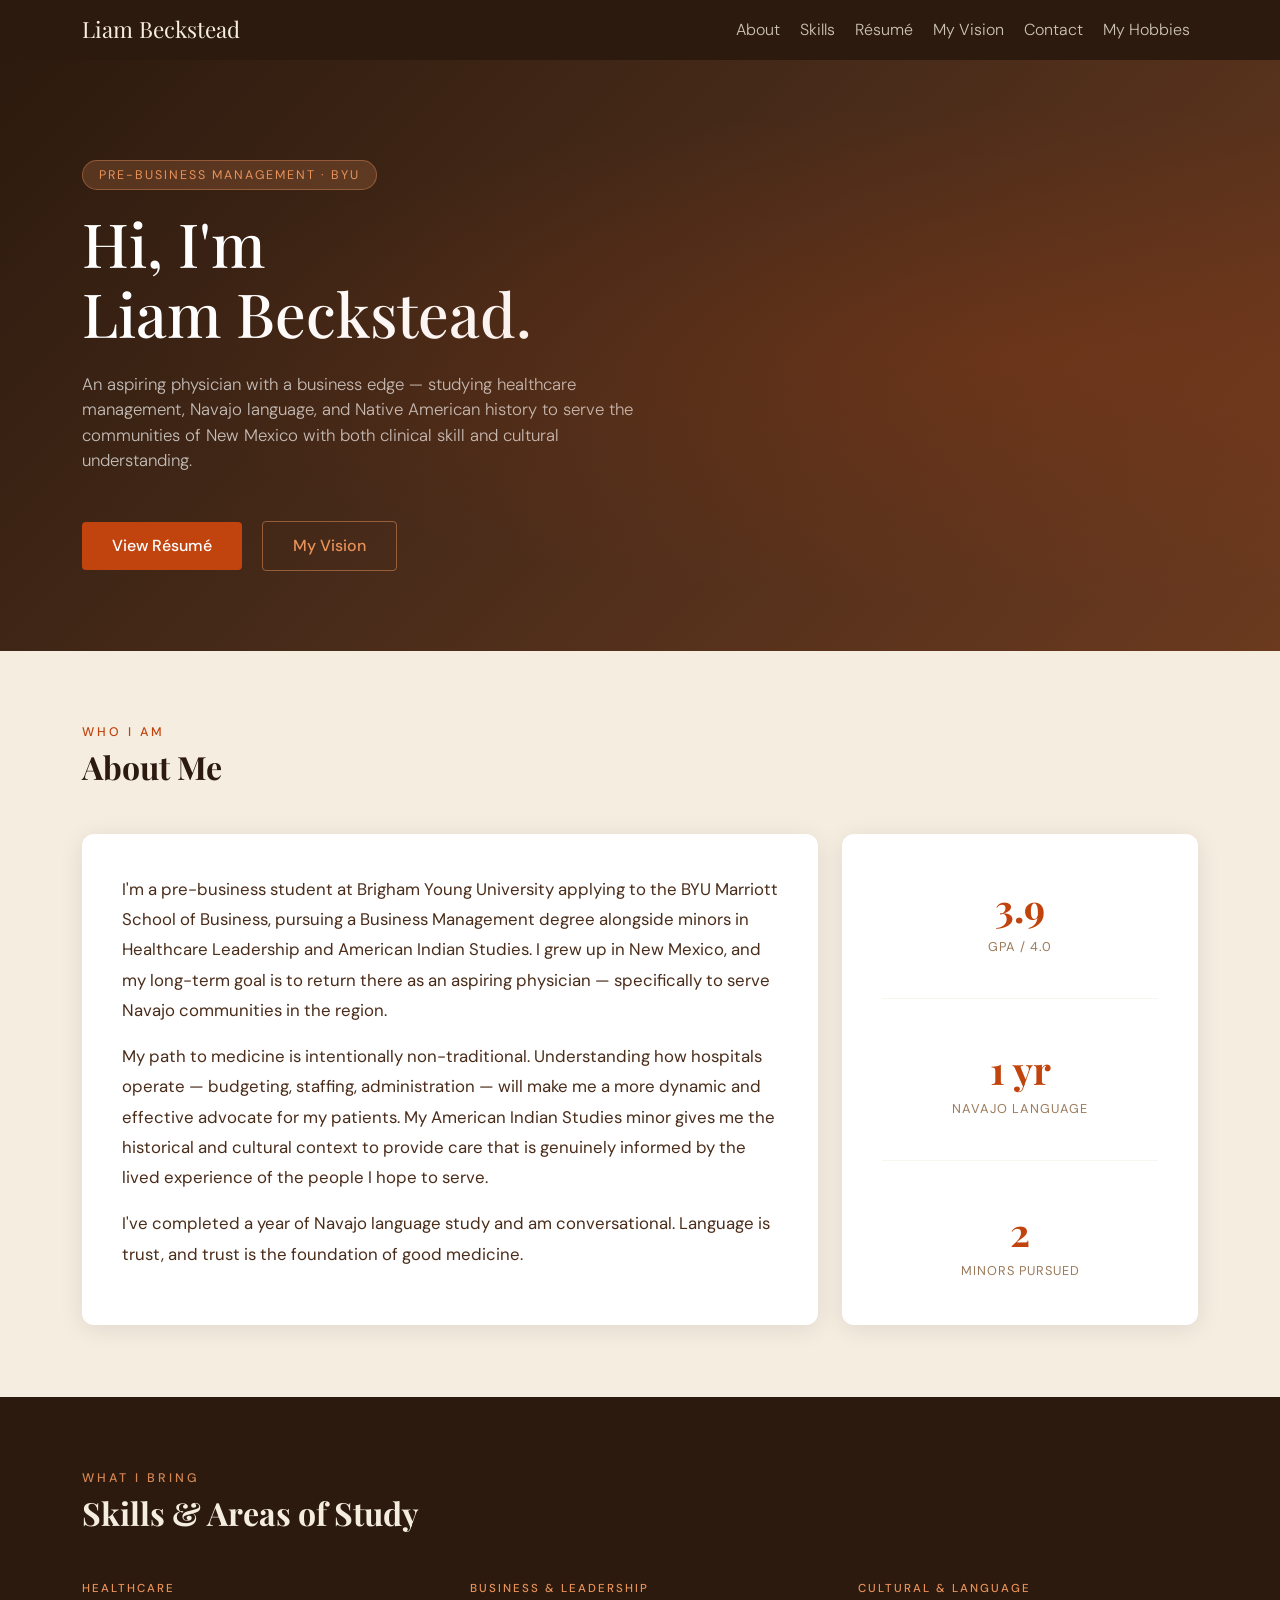
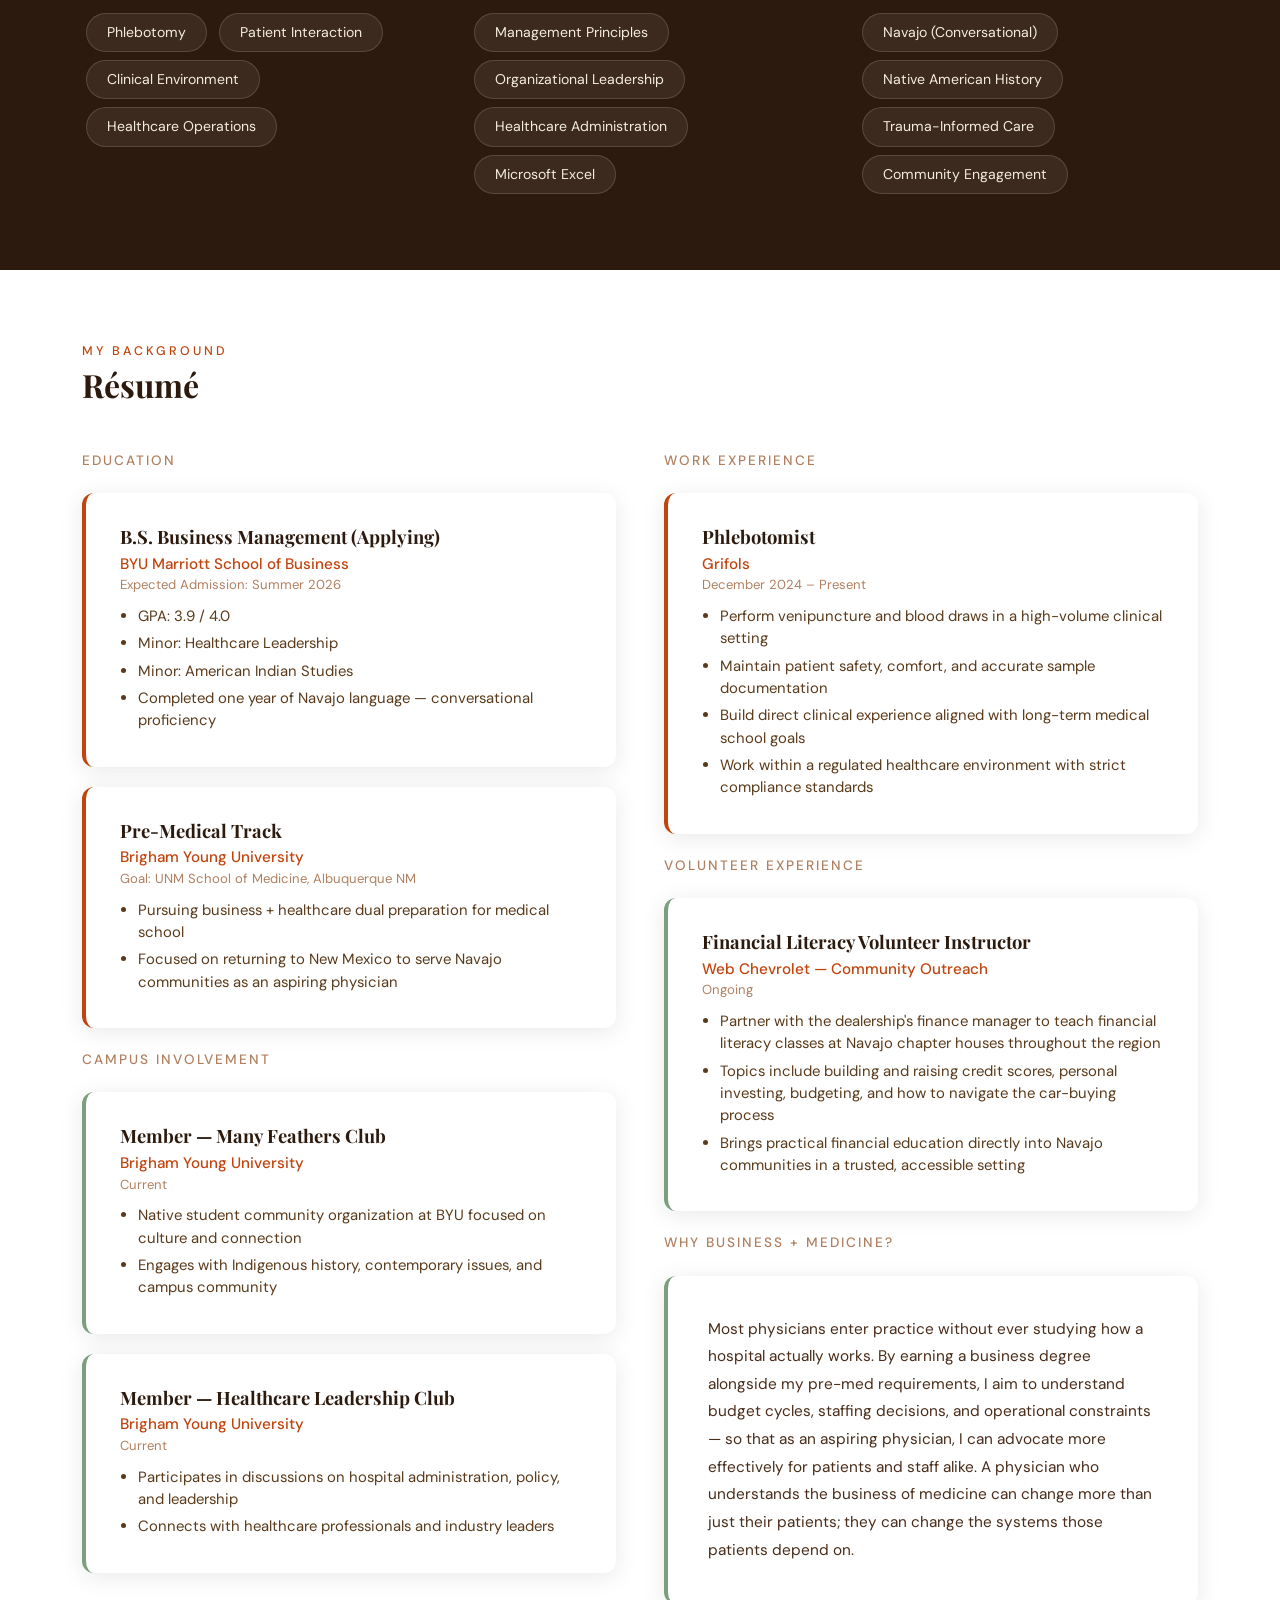
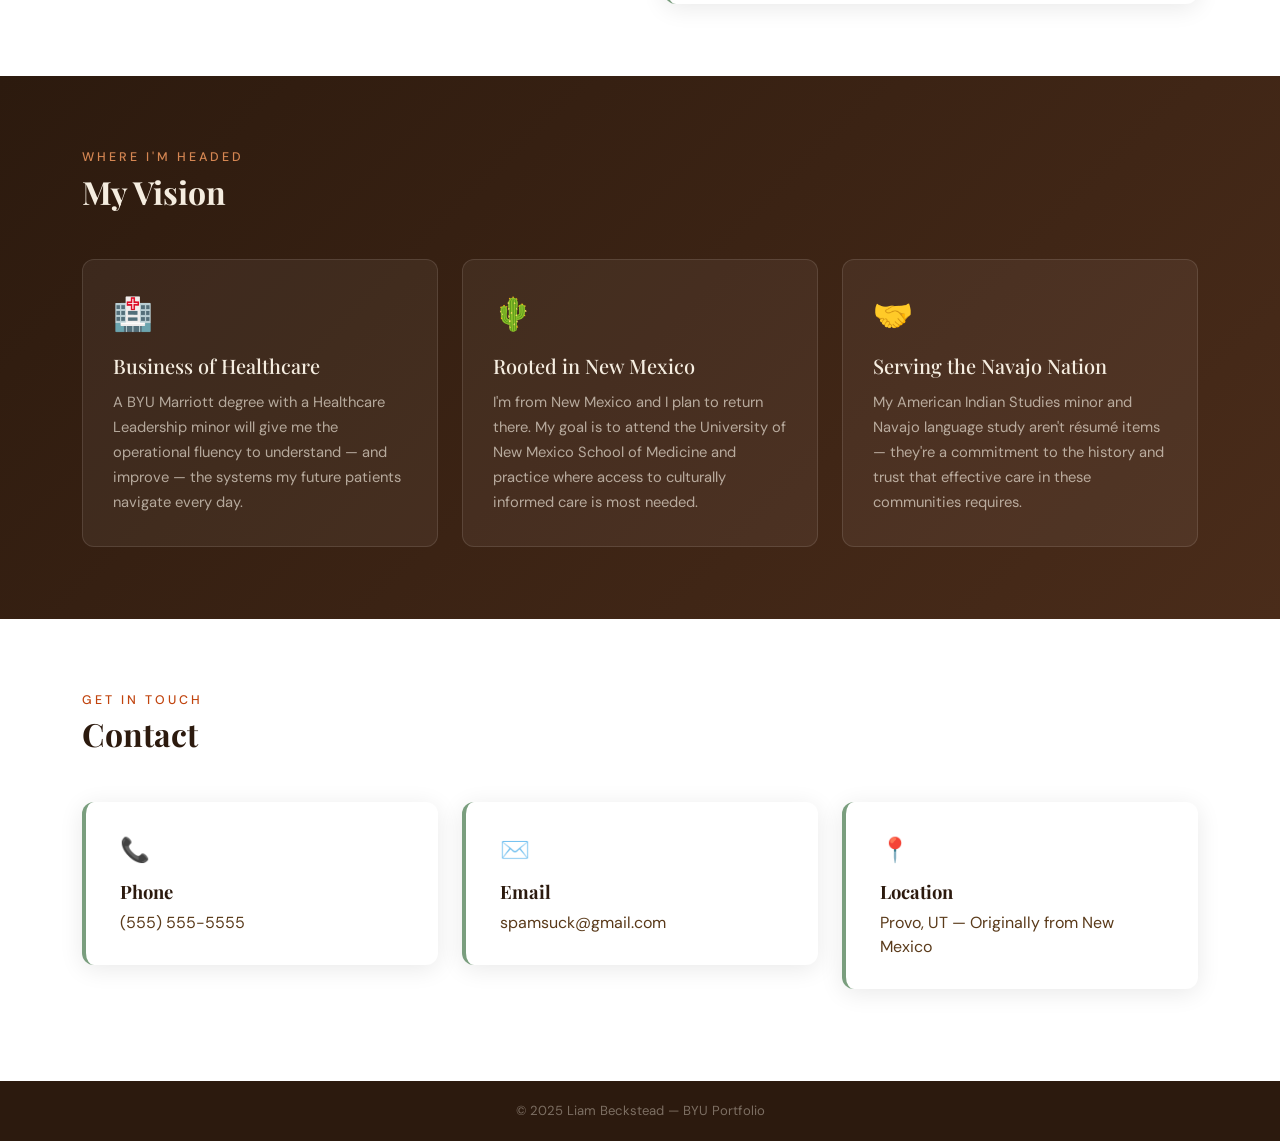
<file: index.html>
<!DOCTYPE html>
<html lang="en">
<head>
  <meta charset="UTF-8" />
  <meta name="viewport" content="width=device-width, initial-scale=1.0"/>
  <title>Liam Beckstead | Portfolio</title>
  <link href="https://cdn.jsdelivr.net/npm/bootstrap@5.3.2/dist/css/bootstrap.min.css" rel="stylesheet"/>
  <link href="https://cdn.jsdelivr.net/npm/bootstrap-icons@1.11.3/font/bootstrap-icons.min.css" rel="stylesheet"/>
  <link href="https://fonts.googleapis.com/css2?family=Playfair+Display:ital,wght@0,400;0,700;1,400&family=DM+Sans:wght@300;400;500&display=swap" rel="stylesheet"/>
  <style>
    :root {
      --primary: #2c1a0e;
      --accent: #c1440e;
      --warm: #e8925a;
      --sand: #f5ede0;
      --clay: #a0522d;
      --sage: #7a9e7e;
      --card-shadow: 0 4px 24px rgba(0,0,0,0.09);
    }
    body { font-family: 'DM Sans', sans-serif; background: var(--sand); color: #2c1a0e; }
    h1, h2, h3, h4 { font-family: 'Playfair Display', serif; }

    .navbar { background: var(--primary) !important; }
    .navbar-brand { font-family: 'Playfair Display', serif; font-size: 1.4rem; color: #f5ede0 !important; }
    .nav-link { color: rgba(245,237,224,0.8) !important; font-weight: 300; }
    .nav-link:hover { color: var(--warm) !important; }

    .hero {
      background: linear-gradient(135deg, #2c1a0e 0%, #4a2c1a 50%, #6b3a1f 100%);
      color: #fff;
      padding: 100px 0 80px;
      position: relative;
      overflow: hidden;
    }
    .hero::before {
      content: '';
      position: absolute; inset: 0;
      background-image: radial-gradient(ellipse at 80% 50%, rgba(193,68,14,0.18) 0%, transparent 60%);
      pointer-events: none;
    }
    .hero-tag {
      display: inline-block;
      background: rgba(232,146,90,0.2);
      border: 1px solid rgba(232,146,90,0.4);
      color: var(--warm);
      padding: 5px 16px;
      border-radius: 100px;
      font-size: 0.78rem;
      letter-spacing: 2px;
      text-transform: uppercase;
      margin-bottom: 18px;
    }
    .hero h1 { font-size: clamp(2.2rem, 5vw, 3.8rem); line-height: 1.15; color: #fff; }
    .hero-desc { color: rgba(255,255,255,0.7); max-width: 560px; font-size: 1.05rem; font-weight: 300; }
    .btn-accent { background: var(--accent); border: none; color: #fff; padding: 12px 30px; border-radius: 4px; font-weight: 500; transition: opacity .2s; }
    .btn-accent:hover { opacity: 0.88; color: #fff; }
    .btn-outline-warm { border: 1px solid rgba(232,146,90,0.5); color: var(--warm); background: transparent; padding: 12px 30px; border-radius: 4px; font-weight: 500; transition: background .2s; }
    .btn-outline-warm:hover { background: rgba(232,146,90,0.12); color: var(--warm); }

    section { padding: 72px 0; }
    .section-label { color: var(--accent); font-size: 0.78rem; letter-spacing: 3px; text-transform: uppercase; font-weight: 500; margin-bottom: 6px; }
    .section-title { font-size: 2rem; font-weight: 700; margin-bottom: 48px; color: var(--primary); }

    .about-card { background: #fff; border-radius: 12px; padding: 40px; box-shadow: var(--card-shadow); }
    .stat-box { text-align: center; }
    .stat-num { font-family: 'Playfair Display', serif; font-size: 2.4rem; color: var(--accent); font-weight: 700; }
    .stat-label { font-size: 0.8rem; color: #9a7a5a; text-transform: uppercase; letter-spacing: 1px; }

    .skills-section { background: var(--primary); }
    .skills-section .section-title { color: #f5ede0; }
    .skill-pill { background: rgba(245,237,224,0.08); border: 1px solid rgba(245,237,224,0.15); color: #f5ede0; border-radius: 100px; padding: 8px 20px; font-size: 0.88rem; display: inline-block; margin: 4px; }
    .skill-category { color: var(--warm); font-size: 0.72rem; letter-spacing: 2px; text-transform: uppercase; margin-bottom: 12px; font-weight: 500; }

    .resume-card { background: #fff; border-radius: 12px; padding: 30px 34px; box-shadow: var(--card-shadow); margin-bottom: 20px; border-left: 4px solid var(--accent); }
    .resume-card.sage-border { border-left-color: var(--sage); }
    .resume-role { font-family: 'Playfair Display', serif; font-size: 1.15rem; font-weight: 700; color: var(--primary); margin-bottom: 2px; }
    .resume-org { color: var(--accent); font-weight: 500; font-size: 0.95rem; }
    .resume-date { color: #b08060; font-size: 0.82rem; margin-bottom: 10px; }
    .resume-list { margin: 10px 0 0; padding-left: 18px; }
    .resume-list li { margin-bottom: 5px; color: #5a3a1a; font-size: 0.93rem; }

    .vision-section { background: linear-gradient(135deg, #2c1a0e, #4a2c1a); }
    .vision-card { background: rgba(245,237,224,0.06); border: 1px solid rgba(245,237,224,0.12); border-radius: 12px; padding: 30px; height: 100%; }
    .vision-card h5 { color: #f5ede0; font-family: 'Playfair Display', serif; margin-bottom: 12px; }
    .vision-card p { color: rgba(245,237,224,0.65); font-size: 0.92rem; line-height: 1.7; margin: 0; }

    footer { background: var(--primary); color: rgba(245,237,224,0.4); padding: 20px 0; font-size: 0.82rem; text-align: center; }
  </style>
</head>
<body>

<nav class="navbar navbar-expand-lg sticky-top">
  <div class="container">
    <a class="navbar-brand" href="index.html">Liam Beckstead</a>
    <button class="navbar-toggler" type="button" data-bs-toggle="collapse" data-bs-target="#nav">
      <span class="navbar-toggler-icon" style="filter:invert(1)"></span>
    </button>
    <div class="collapse navbar-collapse" id="nav">
      <ul class="navbar-nav ms-auto gap-1">
        <li class="nav-item"><a class="nav-link" href="#about">About</a></li>
        <li class="nav-item"><a class="nav-link" href="#skills">Skills</a></li>
        <li class="nav-item"><a class="nav-link" href="#resume">Résumé</a></li>
        <li class="nav-item"><a class="nav-link" href="#vision">My Vision</a></li>
        <li class="nav-item"><a class="nav-link" href="#contact">Contact</a></li>
        <li class="nav-item"><a class="nav-link" href="scratch.html">My Hobbies</a></li>
      </ul>
    </div>
  </div>
</nav>

<!-- HERO -->
<section class="hero">
  <div class="container">
    <div class="row align-items-center">
      <div class="col-lg-8">
        <div class="hero-tag">Pre-Business Management · BYU</div>
        <h1 class="mb-4">Hi, I'm<br>Liam Beckstead.</h1>
        <p class="hero-desc mb-5">
          An aspiring physician with a business edge — studying healthcare management, Navajo language, and Native American history to serve the communities of New Mexico with both clinical skill and cultural understanding.
        </p>
        <a href="#resume" class="btn btn-accent me-3">View Résumé</a>
        <a href="#vision" class="btn btn-outline-warm">My Vision</a>
      </div>
    </div>
  </div>
</section>

<!-- ABOUT -->
<section id="about">
  <div class="container">
    <p class="section-label">Who I Am</p>
    <h2 class="section-title">About Me</h2>
    <div class="row g-4">
      <div class="col-lg-8">
        <div class="about-card">
          <p style="font-size:1.05rem;line-height:1.8;color:#4a2c1a;">
            I'm a pre-business student at Brigham Young University applying to the BYU Marriott School of Business, pursuing a Business Management degree alongside minors in Healthcare Leadership and American Indian Studies. I grew up in New Mexico, and my long-term goal is to return there as an aspiring physician — specifically to serve Navajo communities in the region.
          </p>
          <p style="font-size:1.05rem;line-height:1.8;color:#4a2c1a;">
            My path to medicine is intentionally non-traditional. Understanding how hospitals operate — budgeting, staffing, administration — will make me a more dynamic and effective advocate for my patients. My American Indian Studies minor gives me the historical and cultural context to provide care that is genuinely informed by the lived experience of the people I hope to serve.
          </p>
          <p style="font-size:1.05rem;line-height:1.8;color:#4a2c1a;">
            I've completed a year of Navajo language study and am conversational. Language is trust, and trust is the foundation of good medicine.
          </p>
        </div>
      </div>
      <div class="col-lg-4">
        <div class="about-card h-100 d-flex flex-column justify-content-around gap-3 text-center">
          <div class="stat-box">
            <div class="stat-num">3.9</div>
            <div class="stat-label">GPA / 4.0</div>
          </div>
          <hr style="border-color:#e8d5c0;">
          <div class="stat-box">
            <div class="stat-num">1 yr</div>
            <div class="stat-label">Navajo Language</div>
          </div>
          <hr style="border-color:#e8d5c0;">
          <div class="stat-box">
            <div class="stat-num">2</div>
            <div class="stat-label">Minors Pursued</div>
          </div>
        </div>
      </div>
    </div>
  </div>
</section>

<!-- SKILLS -->
<section id="skills" class="skills-section">
  <div class="container">
    <p class="section-label" style="color:rgba(232,146,90,0.9)">What I Bring</p>
    <h2 class="section-title">Skills &amp; Areas of Study</h2>
    <div class="row g-5">
      <div class="col-md-4">
        <p class="skill-category">Healthcare</p>
        <span class="skill-pill">Phlebotomy</span>
        <span class="skill-pill">Patient Interaction</span>
        <span class="skill-pill">Clinical Environment</span>
        <span class="skill-pill">Healthcare Operations</span>
      </div>
      <div class="col-md-4">
        <p class="skill-category">Business &amp; Leadership</p>
        <span class="skill-pill">Management Principles</span>
        <span class="skill-pill">Organizational Leadership</span>
        <span class="skill-pill">Healthcare Administration</span>
        <span class="skill-pill">Microsoft Excel</span>
      </div>
      <div class="col-md-4">
        <p class="skill-category">Cultural &amp; Language</p>
        <span class="skill-pill">Navajo (Conversational)</span>
        <span class="skill-pill">Native American History</span>
        <span class="skill-pill">Trauma-Informed Care</span>
        <span class="skill-pill">Community Engagement</span>
      </div>
    </div>
  </div>
</section>

<!-- RESUME -->
<section id="resume" style="background:#fff;">
  <div class="container">
    <p class="section-label">My Background</p>
    <h2 class="section-title">Résumé</h2>
    <div class="row g-5">
      <div class="col-lg-6">
        <h4 class="mb-4" style="font-family:'DM Sans',sans-serif;font-weight:500;font-size:0.85rem;text-transform:uppercase;letter-spacing:2px;color:#b08060;">Education</h4>

        <div class="resume-card">
          <div class="resume-role">B.S. Business Management (Applying)</div>
          <div class="resume-org">BYU Marriott School of Business</div>
          <div class="resume-date">Expected Admission: Summer 2026</div>
          <ul class="resume-list">
            <li>GPA: 3.9 / 4.0</li>
            <li>Minor: Healthcare Leadership</li>
            <li>Minor: American Indian Studies</li>
            <li>Completed one year of Navajo language — conversational proficiency</li>
          </ul>
        </div>

        <div class="resume-card">
          <div class="resume-role">Pre-Medical Track</div>
          <div class="resume-org">Brigham Young University</div>
          <div class="resume-date">Goal: UNM School of Medicine, Albuquerque NM</div>
          <ul class="resume-list">
            <li>Pursuing business + healthcare dual preparation for medical school</li>
            <li>Focused on returning to New Mexico to serve Navajo communities as an aspiring physician</li>
          </ul>
        </div>

        <h4 class="mt-4 mb-4" style="font-family:'DM Sans',sans-serif;font-weight:500;font-size:0.85rem;text-transform:uppercase;letter-spacing:2px;color:#b08060;">Campus Involvement</h4>

        <div class="resume-card sage-border">
          <div class="resume-role">Member — Many Feathers Club</div>
          <div class="resume-org">Brigham Young University</div>
          <div class="resume-date">Current</div>
          <ul class="resume-list">
            <li>Native student community organization at BYU focused on culture and connection</li>
            <li>Engages with Indigenous history, contemporary issues, and campus community</li>
          </ul>
        </div>

        <div class="resume-card sage-border">
          <div class="resume-role">Member — Healthcare Leadership Club</div>
          <div class="resume-org">Brigham Young University</div>
          <div class="resume-date">Current</div>
          <ul class="resume-list">
            <li>Participates in discussions on hospital administration, policy, and leadership</li>
            <li>Connects with healthcare professionals and industry leaders</li>
          </ul>
        </div>
      </div>

      <div class="col-lg-6">
        <h4 class="mb-4" style="font-family:'DM Sans',sans-serif;font-weight:500;font-size:0.85rem;text-transform:uppercase;letter-spacing:2px;color:#b08060;">Work Experience</h4>

        <div class="resume-card">
          <div class="resume-role">Phlebotomist</div>
          <div class="resume-org">Grifols</div>
          <div class="resume-date">December 2024 – Present</div>
          <ul class="resume-list">
            <li>Perform venipuncture and blood draws in a high-volume clinical setting</li>
            <li>Maintain patient safety, comfort, and accurate sample documentation</li>
            <li>Build direct clinical experience aligned with long-term medical school goals</li>
            <li>Work within a regulated healthcare environment with strict compliance standards</li>
          </ul>
        </div>

        <h4 class="mt-4 mb-4" style="font-family:'DM Sans',sans-serif;font-weight:500;font-size:0.85rem;text-transform:uppercase;letter-spacing:2px;color:#b08060;">Volunteer Experience</h4>

        <div class="resume-card sage-border">
          <div class="resume-role">Financial Literacy Volunteer Instructor</div>
          <div class="resume-org">Web Chevrolet — Community Outreach</div>
          <div class="resume-date">Ongoing</div>
          <ul class="resume-list">
            <li>Partner with the dealership's finance manager to teach financial literacy classes at Navajo chapter houses throughout the region</li>
            <li>Topics include building and raising credit scores, personal investing, budgeting, and how to navigate the car-buying process</li>
            <li>Brings practical financial education directly into Navajo communities in a trusted, accessible setting</li>
          </ul>
        </div>

        <h4 class="mt-4 mb-4" style="font-family:'DM Sans',sans-serif;font-weight:500;font-size:0.85rem;text-transform:uppercase;letter-spacing:2px;color:#b08060;">Why Business + Medicine?</h4>
        <div class="about-card" style="border-left: 4px solid var(--sage);">
          <p style="color:#4a2c1a;line-height:1.8;font-size:0.96rem;margin:0;">
            Most physicians enter practice without ever studying how a hospital actually works. By earning a business degree alongside my pre-med requirements, I aim to understand budget cycles, staffing decisions, and operational constraints — so that as an aspiring physician, I can advocate more effectively for patients and staff alike. A physician who understands the business of medicine can change more than just their patients; they can change the systems those patients depend on.
          </p>
        </div>
      </div>
    </div>
  </div>
</section>

<!-- VISION -->
<section id="vision" class="vision-section">
  <div class="container">
    <p class="section-label" style="color:rgba(232,146,90,0.9)">Where I'm Headed</p>
    <h2 class="section-title" style="color:#f5ede0;">My Vision</h2>
    <div class="row g-4">
      <div class="col-md-4">
        <div class="vision-card">
          <div style="font-size:2rem;margin-bottom:16px;">🏥</div>
          <h5>Business of Healthcare</h5>
          <p>A BYU Marriott degree with a Healthcare Leadership minor will give me the operational fluency to understand — and improve — the systems my future patients navigate every day.</p>
        </div>
      </div>
      <div class="col-md-4">
        <div class="vision-card">
          <div style="font-size:2rem;margin-bottom:16px;">🌵</div>
          <h5>Rooted in New Mexico</h5>
          <p>I'm from New Mexico and I plan to return there. My goal is to attend the University of New Mexico School of Medicine and practice where access to culturally informed care is most needed.</p>
        </div>
      </div>
      <div class="col-md-4">
        <div class="vision-card">
          <div style="font-size:2rem;margin-bottom:16px;">🤝</div>
          <h5>Serving the Navajo Nation</h5>
          <p>My American Indian Studies minor and Navajo language study aren't résumé items — they're a commitment to the history and trust that effective care in these communities requires.</p>
        </div>
      </div>
    </div>
  </div>
</section>

<!-- CONTACT -->
<section id="contact" style="background:#fff;">
  <div class="container">
    <p class="section-label">Get In Touch</p>
    <h2 class="section-title">Contact</h2>
    <div class="row g-4">
      <div class="col-md-4">
        <div class="resume-card" style="border-left-color:var(--sage);">
          <div style="font-size:1.5rem;margin-bottom:10px;">📞</div>
          <div class="resume-role">Phone</div>
          <p style="margin:6px 0 0;color:#5a3a1a;">(555) 555-5555</p>
        </div>
      </div>
      <div class="col-md-4">
        <div class="resume-card" style="border-left-color:var(--sage);">
          <div style="font-size:1.5rem;margin-bottom:10px;">✉️</div>
          <div class="resume-role">Email</div>
          <p style="margin:6px 0 0;color:#5a3a1a;">spamsuck@gmail.com</p>
        </div>
      </div>
      <div class="col-md-4">
        <div class="resume-card" style="border-left-color:var(--sage);">
          <div style="font-size:1.5rem;margin-bottom:10px;">📍</div>
          <div class="resume-role">Location</div>
          <p style="margin:6px 0 0;color:#5a3a1a;">Provo, UT &mdash; Originally from New Mexico</p>
        </div>
      </div>
    </div>
  </div>
</section>

<footer>
  <div class="container">
    &copy; 2025 Liam Beckstead &mdash; BYU Portfolio
  </div>
</foot
</file>
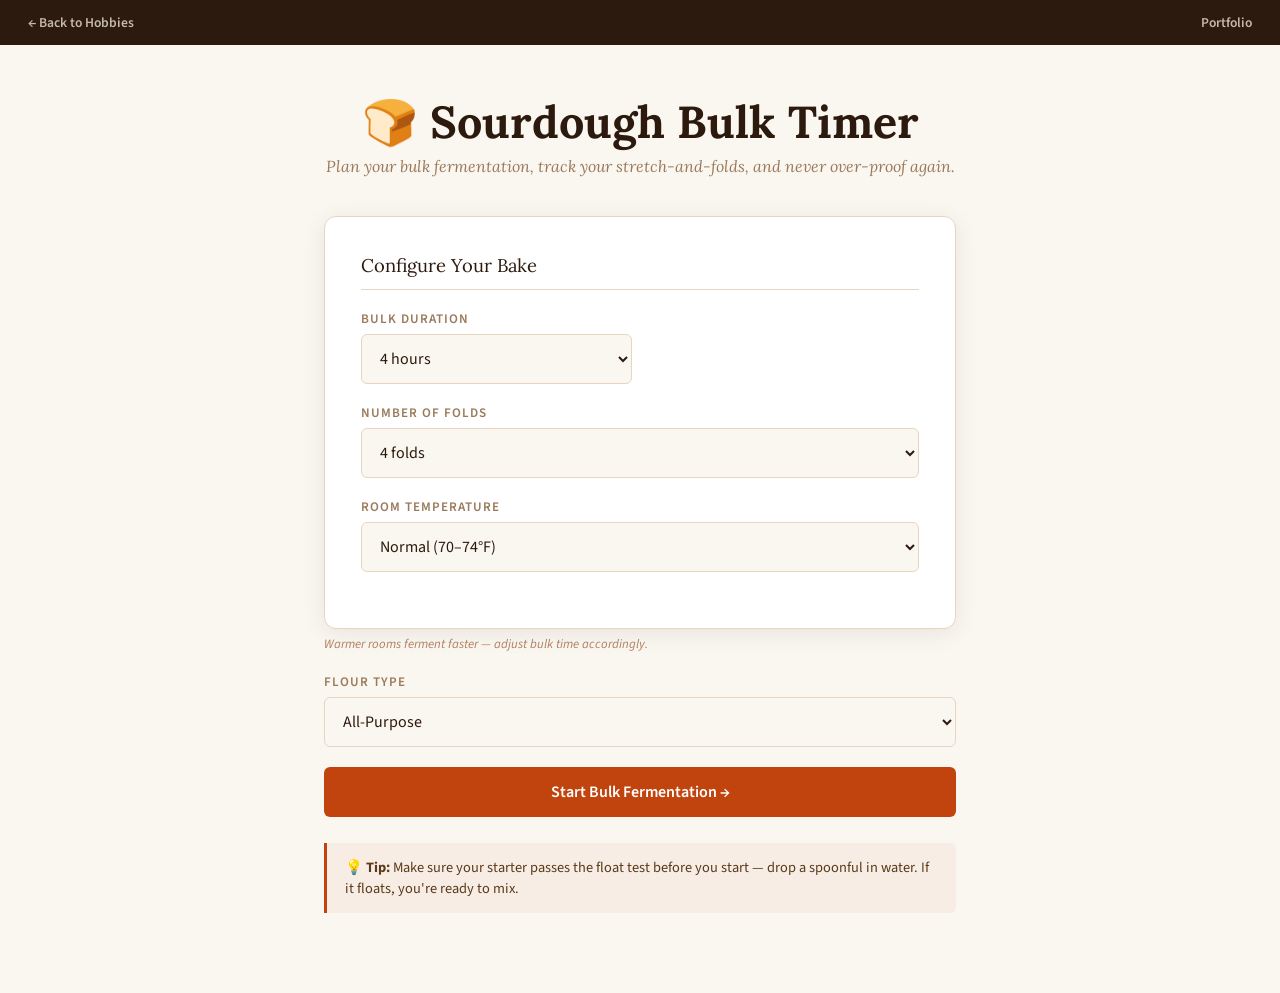
<file: app.html>
<!DOCTYPE html>
<html lang="en">
<head>
  <meta charset="UTF-8"/>
  <meta name="viewport" content="width=device-width, initial-scale=1.0"/>
  <title>Sourdough Bulk Timer | Liam Beckstead</title>
  <link href="https://fonts.googleapis.com/css2?family=Lora:ital,wght@0,400;0,600;1,400&family=Source+Sans+3:wght@300;400;600&display=swap" rel="stylesheet"/>
  <style>
    *, *::before, *::after { box-sizing: border-box; margin: 0; padding: 0; }

    :root {
      --bg: #faf6f0;
      --dark: #2c1a0e;
      --accent: #c1440e;
      --warm: #e8925a;
      --sage: #7a9e7e;
      --card: #fff;
      --muted: #9a7a5a;
      --border: #e8d5c0;
    }

    body {
      font-family: 'Source Sans 3', sans-serif;
      background: var(--bg);
      min-height: 100vh;
      color: var(--dark);
    }

    .back-link {
      padding: 13px 28px;
      background: var(--dark);
      font-size: 0.85rem;
      display: flex;
      justify-content: space-between;
    }
    .back-link a { color: rgba(245,237,224,0.75); text-decoration: none; font-weight: 600; }
    .back-link a:hover { color: var(--warm); }

    .app-wrap {
      max-width: 680px;
      margin: 0 auto;
      padding: 48px 24px 80px;
    }

    .app-title {
      font-family: 'Lora', serif;
      font-size: clamp(1.8rem, 5vw, 2.8rem);
      text-align: center;
      color: var(--dark);
      margin-bottom: 6px;
    }

    .app-subtitle {
      text-align: center;
      color: var(--muted);
      margin-bottom: 40px;
      font-weight: 300;
      font-style: italic;
      font-family: 'Lora', serif;
    }

    .card {
      background: var(--card);
      border: 1px solid var(--border);
      border-radius: 12px;
      padding: 36px;
      box-shadow: 0 4px 24px rgba(44,26,14,0.08);
      margin-bottom: 20px;
    }

    .card-title {
      font-family: 'Lora', serif;
      font-size: 1.15rem;
      color: var(--dark);
      margin-bottom: 20px;
      padding-bottom: 12px;
      border-bottom: 1px solid var(--border);
    }

    /* INPUTS */
    label {
      display: block;
      font-size: 0.82rem;
      font-weight: 600;
      letter-spacing: 1px;
      text-transform: uppercase;
      color: var(--muted);
      margin-bottom: 6px;
    }

    input[type="number"], select {
      width: 100%;
      padding: 12px 14px;
      border: 1px solid var(--border);
      border-radius: 6px;
      font-family: 'Source Sans 3', sans-serif;
      font-size: 1rem;
      color: var(--dark);
      background: var(--bg);
      margin-bottom: 20px;
      transition: border-color 0.2s;
    }

    input[type="number"]:focus, select:focus {
      outline: none;
      border-color: var(--accent);
    }

    .input-row { display: grid; grid-template-columns: 1fr 1fr; gap: 16px; }
    @media (max-width: 480px) { .input-row { grid-template-columns: 1fr; } }

    .hint { font-size: 0.8rem; color: #b08060; margin-top: -14px; margin-bottom: 20px; font-style: italic; }

    /* BUTTONS */
    .btn-primary {
      background: var(--accent);
      color: #fff;
      border: none;
      padding: 14px 30px;
      border-radius: 6px;
      font-family: 'Source Sans 3', sans-serif;
      font-size: 1rem;
      font-weight: 600;
      cursor: pointer;
      width: 100%;
      transition: opacity 0.2s;
      margin-bottom: 10px;
    }
    .btn-primary:hover { opacity: 0.88; }

    .btn-secondary {
      background: transparent;
      color: var(--accent);
      border: 1px solid var(--accent);
      padding: 12px 30px;
      border-radius: 6px;
      font-family: 'Source Sans 3', sans-serif;
      font-size: 0.95rem;
      font-weight: 600;
      cursor: pointer;
      width: 100%;
      transition: background 0.2s;
    }
    .btn-secondary:hover { background: rgba(193,68,14,0.06); }

    /* TIMER DISPLAY */
    .timer-display {
      text-align: center;
      padding: 36px 20px;
    }

    .timer-phase {
      font-size: 0.78rem;
      font-weight: 600;
      letter-spacing: 3px;
      text-transform: uppercase;
      color: var(--accent);
      margin-bottom: 8px;
    }

    .timer-clock {
      font-family: 'Lora', serif;
      font-size: clamp(3rem, 12vw, 5rem);
      color: var(--dark);
      line-height: 1;
      margin-bottom: 8px;
      font-variant-numeric: tabular-nums;
    }

    .timer-label {
      color: var(--muted);
      font-size: 0.9rem;
      margin-bottom: 28px;
    }

    .progress-wrap {
      height: 6px;
      background: var(--border);
      border-radius: 6px;
      overflow: hidden;
      margin-bottom: 28px;
    }

    .progress-fill {
      height: 100%;
      background: linear-gradient(90deg, var(--accent), var(--warm));
      border-radius: 6px;
      transition: width 1s linear;
    }

    /* SCHEDULE */
    .schedule-item {
      display: flex;
      justify-content: space-between;
      align-items: center;
      padding: 12px 0;
      border-bottom: 1px solid var(--border);
      font-size: 0.92rem;
    }
    .schedule-item:last-child { border-bottom: none; }
    .schedule-step { color: var(--dark); font-weight: 600; }
    .schedule-time { color: var(--muted); }
    .schedule-item.active .schedule-step { color: var(--accent); }
    .schedule-item.done .schedule-step { color: var(--sage); text-decoration: line-through; opacity: 0.7; }

    /* FOLD TRACKER */
    .fold-grid {
      display: grid;
      grid-template-columns: repeat(4, 1fr);
      gap: 10px;
      margin-top: 16px;
    }

    .fold-btn {
      aspect-ratio: 1;
      border-radius: 8px;
      border: 2px solid var(--border);
      background: var(--bg);
      font-size: 1.2rem;
      cursor: pointer;
      display: flex; align-items: center; justify-content: center;
      transition: all 0.2s;
      font-family: 'Source Sans 3', sans-serif;
      color: var(--muted);
    }

    .fold-btn.done {
      background: rgba(122,158,126,0.15);
      border-color: var(--sage);
      color: var(--sage);
    }

    .fold-note {
      font-size: 0.8rem;
      color: var(--muted);
      font-style: italic;
      margin-top: 12px;
    }

    /* STATUS BADGE */
    .status-badge {
      display: inline-block;
      padding: 4px 14px;
      border-radius: 100px;
      font-size: 0.75rem;
      font-weight: 600;
      letter-spacing: 1px;
      text-transform: uppercase;
      margin-bottom: 16px;
    }
    .badge-running { background: rgba(193,68,14,0.1); color: var(--accent); }
    .badge-done { background: rgba(122,158,126,0.15); color: var(--sage); }
    .badge-paused { background: rgba(154,122,90,0.15); color: var(--muted); }

    /* NOTES */
    .tip-box {
      background: rgba(193,68,14,0.05);
      border-left: 3px solid var(--accent);
      padding: 14px 18px;
      border-radius: 0 6px 6px 0;
      margin-top: 16px;
    }
    .tip-box p { margin: 0; font-size: 0.9rem; color: #5a3a1a; }

    .hidden { display: none; }
  </style>
</head>
<body>

<div class="back-link">
  <a href="scratch.html">← Back to Hobbies</a>
  <a href="index.html">Portfolio</a>
</div>

<div class="app-wrap">
  <h1 class="app-title">🍞 Sourdough Bulk Timer</h1>
  <p class="app-subtitle">Plan your bulk fermentation, track your stretch-and-folds, and never over-proof again.</p>

  <!-- SETUP CARD -->
  <div class="card" id="setup-card">
    <div class="card-title">Configure Your Bake</div>

    <div class="input-row">
      <div>
        <label>Bulk Duration</label>
        <select id="bulk-hours">
          <option value="3">3 hours</option>
          <option value="4" selected>4 hours</option>
          <option value="5">5 hours</option>
          <option value="6">6 hours</option>
          <option value="7">7 hours</option>
          <option value="8">8 hours</option>
        </select>
      </div>
    </div>
      <div>
        <label>Number of Folds</label>
        <select id="fold-count">
          <option value="3">3 folds</option>
          <option value="4" selected>4 folds</option>
          <option value="5">5 folds</option>
          <option value="6">6 folds</option>
        </select>
      </div>
      <div>
        <label>Room Temperature</label>
        <select id="temp">
          <option value="cool">Cool (65–68°F)</option>
          <option value="normal" selected>Normal (70–74°F)</option>
          <option value="warm">Warm (75–78°F)</option>
        </select>
      </div>
    </div>
    <p class="hint">Warmer rooms ferment faster — adjust bulk time accordingly.</p>

    <label>Flour Type</label>
    <select id="flour">
      <option value="bread">Bread Flour (high gluten)</option>
      <option value="all-purpose" selected>All-Purpose</option>
      <option value="whole-wheat">Whole Wheat (speeds fermentation)</option>
    </select>

    <button class="btn-primary" onclick="startTimer()">Start Bulk Fermentation →</button>

    <div class="tip-box">
      <p>💡 <strong>Tip:</strong> Make sure your starter passes the float test before you start — drop a spoonful in water. If it floats, you're ready to mix.</p>
    </div>
  </div>

  <!-- TIMER CARD -->
  <div class="card hidden" id="timer-card">
    <div class="timer-display">
      <div class="status-badge badge-running" id="status-badge">● Fermenting</div>
      <div class="timer-phase" id="timer-phase">Bulk Fermentation</div>
      <div class="timer-clock" id="timer-clock">0:00:00</div>
      <div class="timer-label" id="timer-label">Time remaining</div>
      <div class="progress-wrap">
        <div class="progress-fill" id="progress-fill" style="width:0%"></div>
      </div>
      <div style="display:flex;gap:10px;">
        <button class="btn-secondary" id="pause-btn" onclick="togglePause()" style="flex:1;">Pause</button>
        <button class="btn-secondary" onclick="resetTimer()" style="flex:1;">Reset</button>
      </div>
    </div>
  </div>

  <!-- FOLD TRACKER -->
  <div class="card hidden" id="fold-card">
    <div class="card-title">Stretch-and-Fold Tracker</div>
    <div class="fold-grid" id="fold-grid"></div>
    <p class="fold-note" id="fold-note"></p>
  </div>

  <!-- SCHEDULE CARD -->
  <div class="card hidden" id="schedule-card">
    <div class="card-title">Your Bake Schedule</div>
    <div id="schedule-list"></div>
  </div>

  <!-- DONE CARD -->
  <div class="card hidden" id="done-card">
    <div style="text-align:center;padding:20px;">
      <div style="font-size:3.5rem;margin-bottom:16px;">🎉</div>
      <div class="timer-phase" style="font-size:1rem;letter-spacing:2px;margin-bottom:8px;">BULK COMPLETE</div>
      <h3 style="font-family:'Lora',serif;font-size:1.6rem;color:var(--dark);margin-bottom:16px;">Time to Shape!</h3>
      <p style="color:var(--muted);max-width:400px;margin:0 auto 28px;">
        Your dough should have grown 50–75%, feel jiggly and airy, and show bubbles throughout. If it's not quite there, give it another 30 minutes.
      </p>
      <div class="tip-box" style="text-align:left;margin-bottom:24px;">
        <p>🔪 <strong>Next steps:</strong> Pre-shape on an unfloured surface, bench rest 20–30 min, final shape into your banneton, then cold proof in the fridge overnight (12–16 hrs). Bake straight from the fridge in a Dutch oven at 500°F.</p>
      </div>
      <button class="btn-primary" onclick="resetTimer()">Bake Another Loaf</button>
    </div>
  </div>
</div>

<script>
  let totalSeconds = 0;
  let remainingSeconds = 0;
  let intervalId = null;
  let paused = false;
  let foldsDone = 0;
  let totalFolds = 4;
  let foldTimes = [];
  let startTimestamp = null;
  let schedule = [];

  function timeStr(date) {
    return date.toLocaleTimeString([], { hour: '2-digit', minute: '2-digit' });
  }

  function formatTime(secs) {
    const h = Math.floor(secs / 3600);
    const m = Math.floor((secs % 3600) / 60);
    const s = secs % 60;
    return `${h}:${String(m).padStart(2,'0')}:${String(s).padStart(2,'0')}`;
  }

  function startTimer() {
    const hours = parseInt(document.getElementById('bulk-hours').value);
    totalFolds = parseInt(document.getElementById('fold-count').value);

    const start = new Date();

    totalSeconds = hours * 3600;
    remainingSeconds = totalSeconds;
    startTimestamp = start.getTime();
    foldsDone = 0;

    // Build fold times — every 30 min for first n folds
    foldTimes = [];
    for (let i = 1; i <= totalFolds; i++) {
      const foldDate = new Date(start.getTime() + i * 30 * 60 * 1000);
      foldTimes.push(foldDate);
    }

    // Build schedule
    const endDate = new Date(start.getTime() + totalSeconds * 1000);
    schedule = [
      { label: 'Mix dough & add starter', time: start, type: 'start' },
      ...foldTimes.map((t, i) => ({ label: `Fold ${i+1} of ${totalFolds}`, time: t, type: 'fold' })),
      { label: 'Pre-shape', time: endDate, type: 'end' },
      { label: 'Bench rest (20 min)', time: new Date(endDate.getTime() + 20*60*1000), type: 'next' },
      { label: 'Final shape + into banneton', time: new Date(endDate.getTime() + 40*60*1000), type: 'next' },
      { label: 'Into fridge for cold proof', time: new Date(endDate.getTime() + 50*60*1000), type: 'next' },
    ];

    renderSchedule();
    renderFolds();

    document.getElementById('setup-card').classList.add('hidden');
    document.getElementById('timer-card').classList.remove('hidden');
    document.getElementById('fold-card').classList.remove('hidden');
    document.getElementById('schedule-card').classList.remove('hidden');
    document.getElementById('done-card').classList.add('hidden');

    runTimer();
  }

  function runTimer() {
    document.getElementById('timer-phase').textContent = 'Bulk Fermentation';
    intervalId = setInterval(() => {
      if (paused) return;
      remainingSeconds--;
      updateDisplay();
      checkFoldReminders();
      if (remainingSeconds <= 0) {
        clearInterval(intervalId);
        finishTimer();
      }
    }, 1000);
    updateDisplay();
  }

  function updateDisplay() {
    const elapsed = totalSeconds - remainingSeconds;
    const pct = Math.min((elapsed / totalSeconds) * 100, 100);

    document.getElementById('timer-clock').textContent = formatTime(remainingSeconds);
    document.getElementById('timer-label').textContent = remainingSeconds > 0 ? 'Time remaining' : 'Done!';
    document.getElementById('progress-fill').style.width = pct + '%';
    updateScheduleActive();
  }

  function checkFoldReminders() {
    const elapsed = totalSeconds - remainingSeconds;
    foldTimes.forEach((ft, i) => {
      const foldElapsed = Math.round((ft.getTime() - startTimestamp) / 1000);
      if (elapsed === foldElapsed && foldsDone <= i) {
        document.getElementById('fold-note').textContent = `⏰ Time for fold ${i+1}! Grab the dough.`;
      }
    });
  }

  function togglePause() {
    paused = !paused;
    const btn = document.getElementById('pause-btn');
    const badge = document.getElementById('status-badge');
    btn.textContent = paused ? 'Resume' : 'Pause';
    badge.textContent = paused ? '⏸ Paused' : '● Fermenting';
    badge.className = paused ? 'status-badge badge-paused' : 'status-badge badge-running';
  }

  function resetTimer() {
    clearInterval(intervalId);
    paused = false;
    foldsDone = 0;
    document.getElementById('setup-card').classList.remove('hidden');
    document.getElementById('timer-card').classList.add('hidden');
    document.getElementById('fold-card').classList.add('hidden');
    document.getElementById('schedule-card').classList.add('hidden');
    document.getElementById('done-card').classList.add('hidden');

    // Set default time to now
    const now = new Date();
    const hh = String(now.getHours()).padStart(2,'0');
    const mm = String(now.getMinutes()).padStart(2,'0');
    document.getElementById('start-time').value = `${hh}:${mm}`;
  }

  function finishTimer() {
    document.getElementById('timer-card').classList.add('hidden');
    document.getElementById('done-card').classList.remove('hidden');
    document.getElementById('status-badge').textContent = '✓ Complete';
    document.getElementById('status-badge').className = 'status-badge badge-done';
  }

  function markFold(index) {
    if (index !== foldsDone) return; // must do in order
    foldsDone++;
    const btns = document.querySelectorAll('.fold-btn');
    btns[index].classList.add('done');
    btns[index].textContent = '✓';
    const note = document.getElementById('fold-note');
    if (foldsDone < totalFolds) {
      note.textContent = `Fold ${foldsDone} done! Next fold in ~30 min.`;
    } else {
      note.textContent = `All ${totalFolds} folds complete — nice work! Let the dough rest now.`;
    }
    updateScheduleActive();
  }

  function renderFolds() {
    const grid = document.getElementById('fold-grid');
    grid.innerHTML = '';
    for (let i = 0; i < totalFolds; i++) {
      const btn = document.createElement('div');
      btn.className = 'fold-btn';
      btn.innerHTML = `Fold<br>${i+1}`;
      btn.onclick = () => markFold(i);
      grid.appendChild(btn);
    }
    document.getElementById('fold-note').textContent = 'Tap each fold when you complete it.';
  }

  function renderSchedule() {
    const list = document.getElementById('schedule-list');
    list.innerHTML = '';
    schedule.forEach((item, i) => {
      const row = document.createElement('div');
      row.className = 'schedule-item';
      row.id = `sched-${i}`;
      row.innerHTML = `<span class="schedule-step">${item.label}</span><span class="schedule-time">${timeStr(item.time)}</span>`;
      list.appendChild(row);
    });
  }

  function updateScheduleActive() {
    const now = Date.now();
    schedule.forEach((item, i) => {
      const el = document.getElementById(`sched-${i}`);
      if (!el) return;
      if (item.time.getTime() <= now) {
        el.classList.add('done');
        el.classList.remove('active');
      } else {
        el.classList.remove('done', 'active');
      }
    });
    // Mark next upcoming as active
    const next = schedule.find(s => s.time.getTime() > now);
    if (next) {
      const idx = schedule.indexOf(next);
      const el = document.getElementById(`sched-${idx}`);
      if (el) { el.classList.add('active'); el.classList.remove('done'); }
    }
  }

  // Set default start time to now
  window.onload = () => {
    const now = new Date();
    const hh = String(now.getHours()).padStart(2,'0');
    const mm = String(now.getMinutes()).padStart(2,'0');
    document.getElementById('start-time').value = `${hh}:${mm}`;
  };
</script>
</body>
</html>
</file>
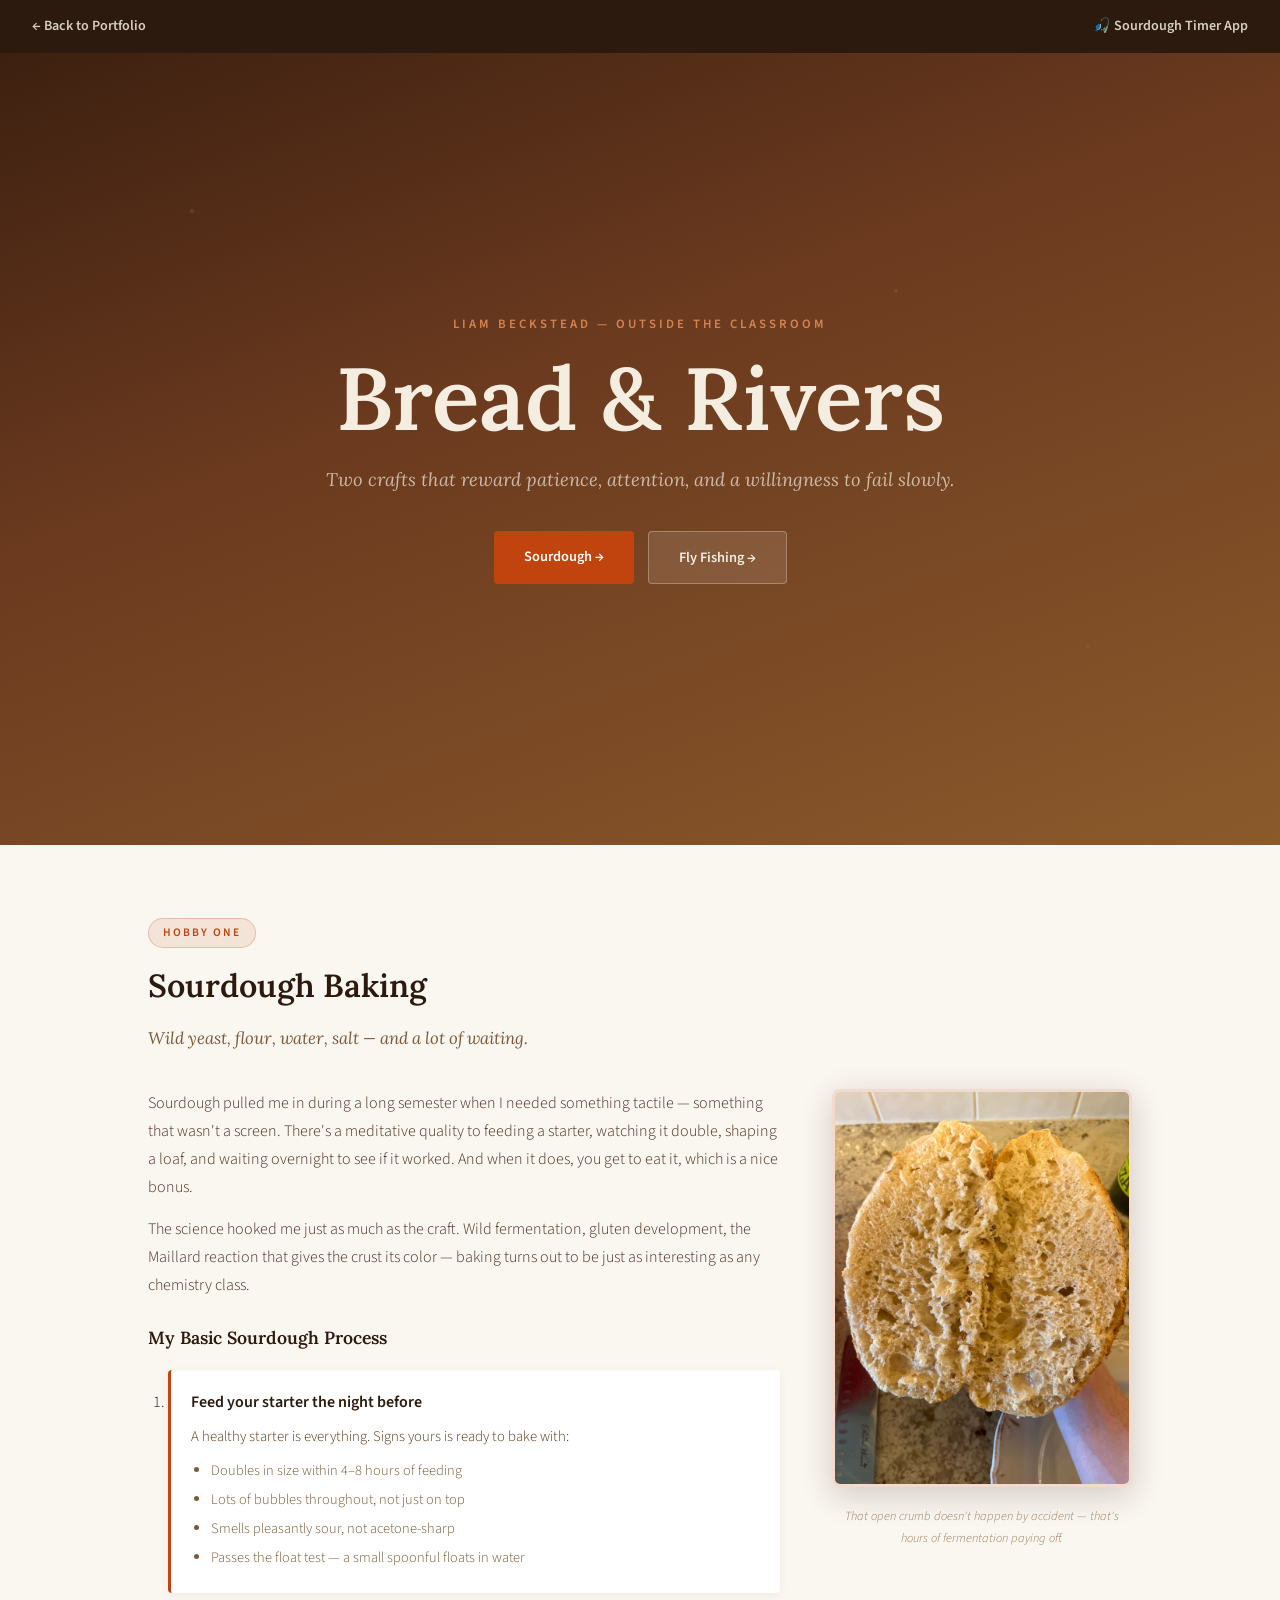
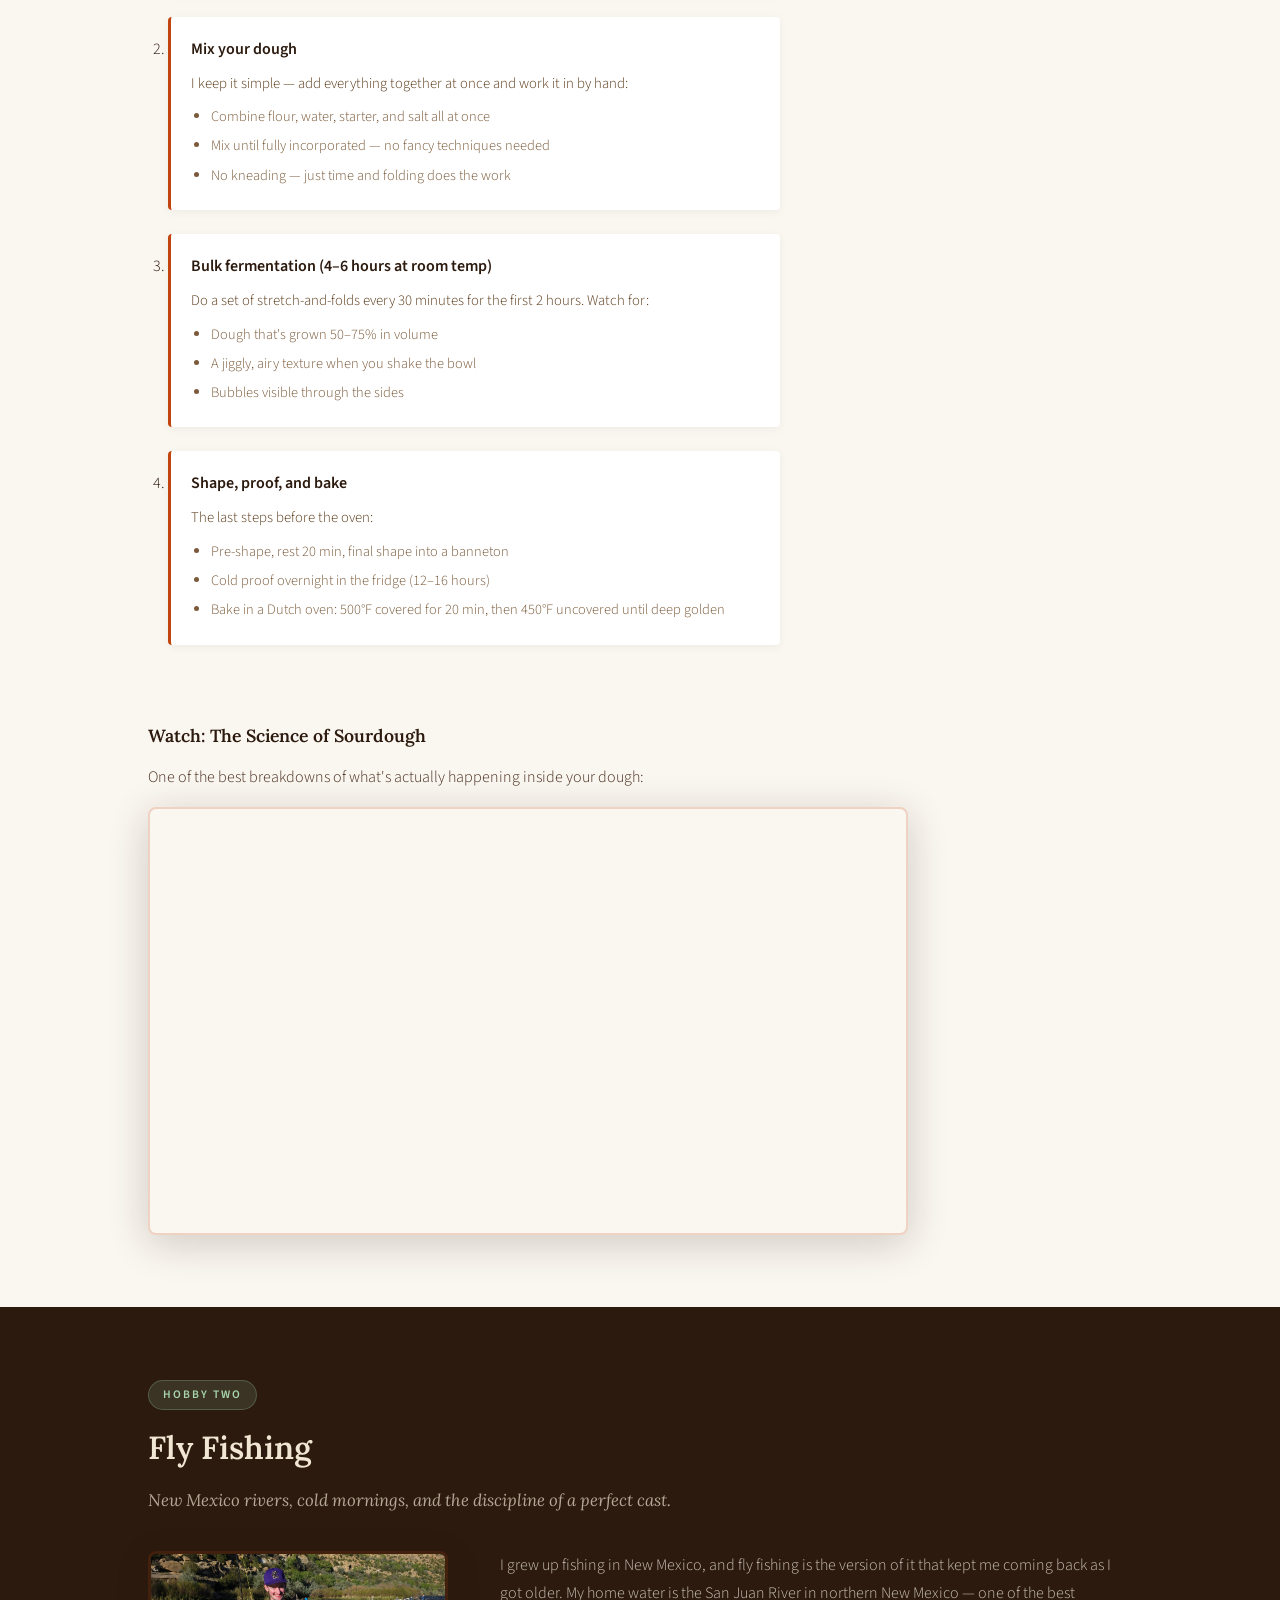
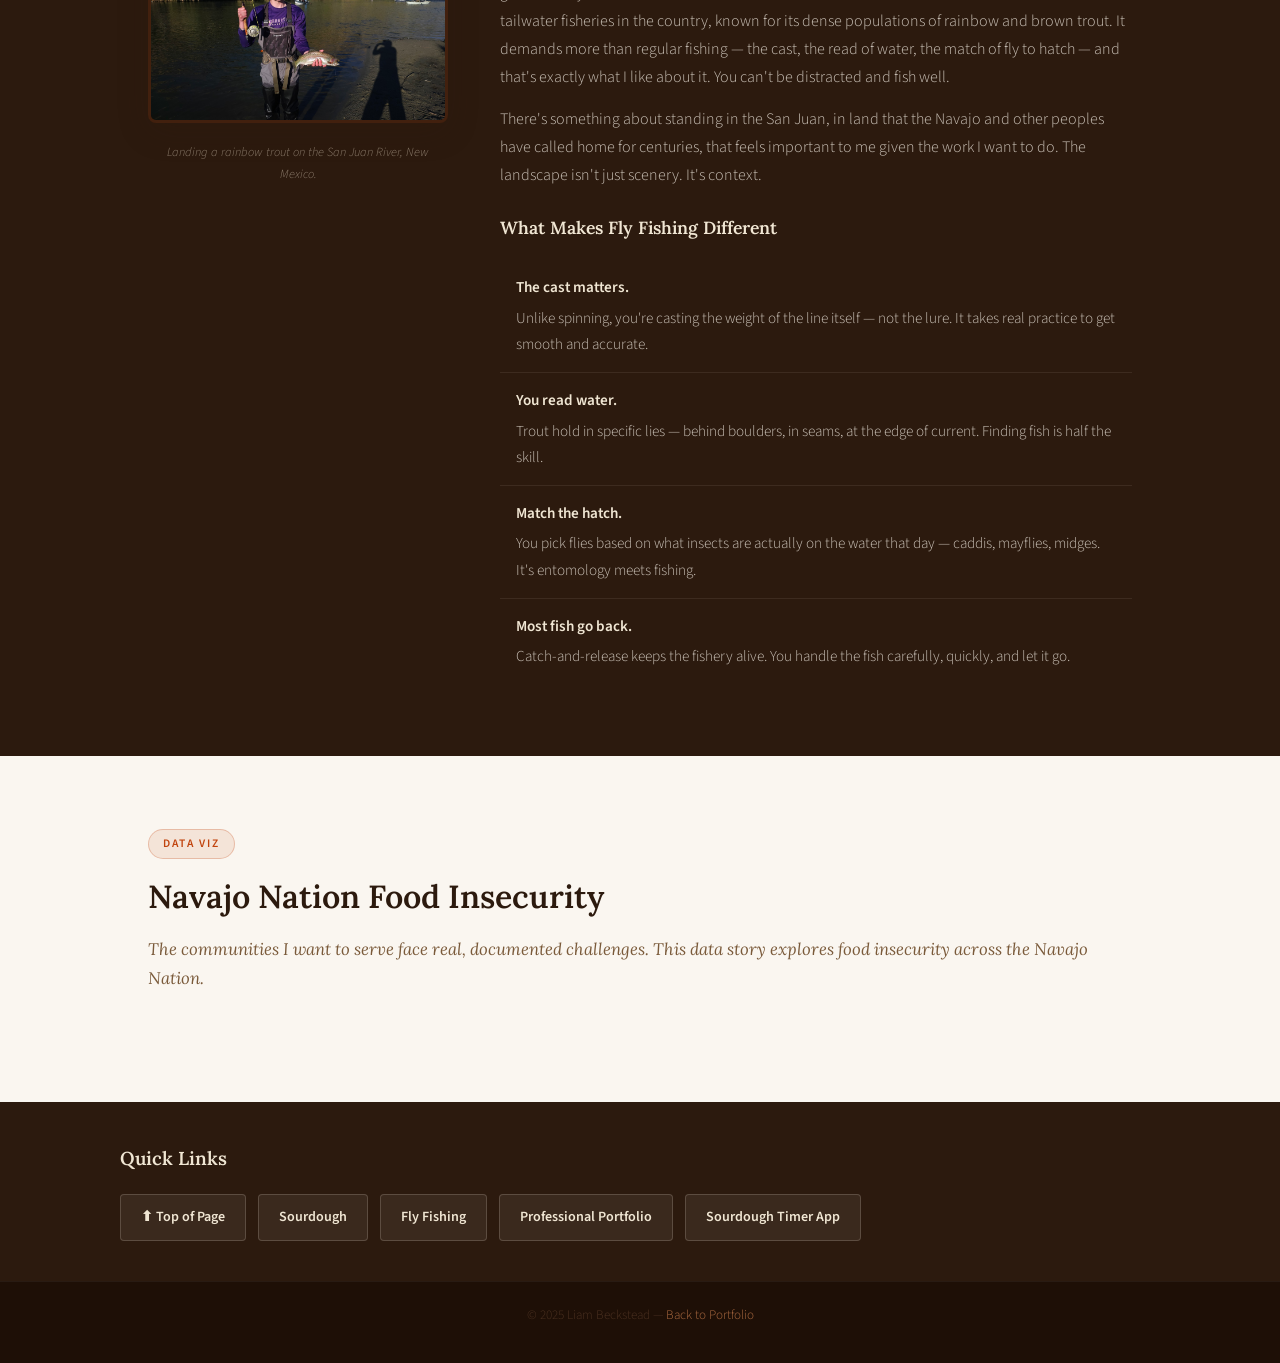
<file: scratch.html>
<!DOCTYPE html>
<html lang="en">
<head>
  <meta charset="UTF-8"/>
  <meta name="viewport" content="width=device-width, initial-scale=1.0"/>
  <title>Liam's Hobbies | Sourdough & Fly Fishing</title>
  <link rel="stylesheet" href="scratch.css"/>
  <link href="https://fonts.googleapis.com/css2?family=Lora:ital,wght@0,400;0,600;1,400&family=Source+Sans+3:wght@300;400;600&display=swap" rel="stylesheet"/>
</head>
<body>
<a id="top"></a>
  <!-- NAV -->
  <div class="top-nav">
    <a href="index.html">← Back to Portfolio</a>
    <a href="app.html">🎣 Sourdough Timer App</a>
  </div>

  <!-- HERO -->
  <div class="hero-banner">
    <div class="hero-content">
      <p class="hero-eyebrow">Liam Beckstead &mdash; Outside the Classroom</p>
      <h1>Bread &amp; Rivers</h1>
      <p class="tagline">Two crafts that reward patience, attention, and a willingness to fail slowly.</p>
      <div class="hero-links">
        <a href="#sourdough" class="cta-btn">Sourdough →</a>
        <a href="#flyfishing" class="cta-btn cta-secondary">Fly Fishing →</a>
      </div>
    </div>
  </div>

  <!-- SOURDOUGH SECTION -->
  <div id="sourdough" class="section-wrap">
    <div class="section-header">
      <span class="section-tag">Hobby One</span>
      <h2>Sourdough Baking</h2>
      <p class="section-intro">Wild yeast, flour, water, salt — and a lot of waiting.</p>
    </div>

    <div class="two-col">
      <div class="text-block">
        <p>
          Sourdough pulled me in during a long semester when I needed something tactile — something that wasn't a screen. There's a meditative quality to feeding a starter, watching it double, shaping a loaf, and waiting overnight to see if it worked. And when it does, you get to eat it, which is a nice bonus.
        </p>
        <p>
          The science hooked me just as much as the craft. Wild fermentation, gluten development, the Maillard reaction that gives the crust its color — baking turns out to be just as interesting as any chemistry class.
        </p>

        <h3 class="sub-heading">My Basic Sourdough Process</h3>

        <!-- ORDERED LIST with embedded UNORDERED LIST -->
        <ol class="steps-list">
          <li>
            <strong>Feed your starter the night before</strong>
            <p>A healthy starter is everything. Signs yours is ready to bake with:</p>
            <ul class="nested-list">
              <li>Doubles in size within 4–8 hours of feeding</li>
              <li>Lots of bubbles throughout, not just on top</li>
              <li>Smells pleasantly sour, not acetone-sharp</li>
              <li>Passes the float test — a small spoonful floats in water</li>
            </ul>
          </li>
          <li>
            <strong>Mix your dough</strong>
            <p>I keep it simple — add everything together at once and work it in by hand:</p>
            <ul class="nested-list">
              <li>Combine flour, water, starter, and salt all at once</li>
              <li>Mix until fully incorporated — no fancy techniques needed</li>
              <li>No kneading — just time and folding does the work</li>
            </ul>
          </li>
          <li>
            <strong>Bulk fermentation (4–6 hours at room temp)</strong>
            <p>Do a set of stretch-and-folds every 30 minutes for the first 2 hours. Watch for:</p>
            <ul class="nested-list">
              <li>Dough that's grown 50–75% in volume</li>
              <li>A jiggly, airy texture when you shake the bowl</li>
              <li>Bubbles visible through the sides</li>
            </ul>
          </li>
          <li>
            <strong>Shape, proof, and bake</strong>
            <p>The last steps before the oven:</p>
            <ul class="nested-list">
              <li>Pre-shape, rest 20 min, final shape into a banneton</li>
              <li>Cold proof overnight in the fridge (12–16 hours)</li>
              <li>Bake in a Dutch oven: 500°F covered for 20 min, then 450°F uncovered until deep golden</li>
            </ul>
          </li>
        </ol>
      </div>

      <div class="img-block">
        <img
          src="sourdough.jpg"
          alt="Liam's homemade sourdough loaf with an open crumb"
          class="hobby-img"/>
        <p class="img-caption">That open crumb doesn't happen by accident — that's hours of fermentation paying off.</p>
      </div>
    </div>

    <!-- YOUTUBE VIDEO -->
    <div class="video-wrap">
      <h3 class="sub-heading">Watch: The Science of Sourdough</h3>
      <p>One of the best breakdowns of what's actually happening inside your dough:</p>
      <div class="video-container">
        <iframe
          width="560" height="315"
          src="https://www.youtube.com/embed/l_8UDwFETZo?si=wAeRGsVUX-l8-uH3"
          title="YouTube video player"
          frameborder="0"
          allow="accelerometer; autoplay; clipboard-write; encrypted-media; gyroscope; picture-in-picture; web-share"
          referrerpolicy="strict-origin-when-cross-origin"
          allowfullscreen>
        </iframe>
      </div>
    </div>
  </div>

  <!-- FLY FISHING SECTION -->
  <div id="flyfishing" class="dark-section">
    <div class="section-wrap" style="padding-top:0;padding-bottom:0;">
      <div class="section-header">
        <span class="section-tag" style="background:rgba(122,158,126,0.2);color:#a8d5ac;border-color:rgba(122,158,126,0.4);">Hobby Two</span>
        <h2 style="color:#f0e6d3;">Fly Fishing</h2>
        <p class="section-intro" style="color:#b5a898;">New Mexico rivers, cold mornings, and the discipline of a perfect cast.</p>
      </div>

      <div class="two-col">
        <div class="img-block">
          <img
            src="flyfishing.jpg"
            alt="Liam Beckstead fly fishing on the San Juan River, New Mexico"
            class="hobby-img"/>
          <p class="img-caption" style="color:#8a7a6a;">Landing a rainbow trout on the San Juan River, New Mexico.</p>
        </div>

        <div class="text-block">
          <p style="color:#c8bfb5;">
            I grew up fishing in New Mexico, and fly fishing is the version of it that kept me coming back as I got older. My home water is the San Juan River in northern New Mexico — one of the best tailwater fisheries in the country, known for its dense populations of rainbow and brown trout. It demands more than regular fishing — the cast, the read of water, the match of fly to hatch — and that's exactly what I like about it. You can't be distracted and fish well.
          </p>
          <p style="color:#c8bfb5;">
            There's something about standing in the San Juan, in land that the Navajo and other peoples have called home for centuries, that feels important to me given the work I want to do. The landscape isn't just scenery. It's context.
          </p>

          <h3 class="sub-heading" style="color:#f0e6d3;">What Makes Fly Fishing Different</h3>
          <ul class="hobby-list">
            <li><strong>The cast matters.</strong> Unlike spinning, you're casting the weight of the line itself — not the lure. It takes real practice to get smooth and accurate.</li>
            <li><strong>You read water.</strong> Trout hold in specific lies — behind boulders, in seams, at the edge of current. Finding fish is half the skill.</li>
            <li><strong>Match the hatch.</strong> You pick flies based on what insects are actually on the water that day — caddis, mayflies, midges. It's entomology meets fishing.</li>
            <li><strong>Most fish go back.</strong> Catch-and-release keeps the fishery alive. You handle the fish carefully, quickly, and let it go.</li>
          </ul>
        </div>
      </div>
    </div>
  </div>

  <!-- TABLEAU -->
  <div class="section-wrap">
    <div class="section-header">
      <span class="section-tag">Data Viz</span>
      <h2>Navajo Nation Food Insecurity</h2>
      <p class="section-intro">The communities I want to serve face real, documented challenges. This data story explores food insecurity across the Navajo Nation.</p>
    </div>
    <div class="tableau-wrap">
      <div class='tableauPlaceholder' id='viz1776041006707' style='position: relative'>
        <noscript>
          <a href='#'>
            <img alt='Navajo Food Insecurity Data Story' src='https://public.tableau.com/static/images/ZS/ZS27T3JY7/1_rss.png' style='border: none'/>
          </a>
        </noscript>
        <object class='tableauViz' style='display:none;'>
          <param name='host_url' value='https%3A%2F%2Fpublic.tableau.com%2F'/>
          <param name='embed_code_version' value='3'/>
          <param name='path' value='shared/ZS27T3JY7'/>
          <param name='toolbar' value='yes'/>
          <param name='static_image' value='https://public.tableau.com/static/images/ZS/ZS27T3JY7/1.png'/>
          <param name='animate_transition' value='yes'/>
          <param name='display_static_image' value='yes'/>
          <param name='display_spinner' value='yes'/>
          <param name='display_overlay' value='yes'/>
          <param name='display_count' value='yes'/>
          <param name='language' value='en-US'/>
        </object>
      </div>
      <script type='text/javascript'>
        var divElement = document.getElementById('viz1776041006707');
        var vizElement = divElement.getElementsByTagName('object')[0];
        if (divElement.offsetWidth > 800) {
          vizElement.style.width = '1229px';
          vizElement.style.height = '3827px';
        } else if (divElement.offsetWidth > 500) {
          vizElement.style.width = '1229px';
          vizElement.style.height = '3827px';
        } else {
          vizElement.style.width = '100%';
          vizElement.style.height = '4827px';
        }
        var scriptElement = document.createElement('script');
        scriptElement.src = 'https://public.tableau.com/javascripts/api/viz_v1.js';
        vizElement.parentNode.insertBefore(scriptElement, vizElement);
      </script>
    </div>
  </div>

  <!-- ANCHOR NAV -->
  <div class="dark-section" style="padding:40px 0;">
    <div class="section-wrap" style="padding:0;">
      <h3 style="color:#f0e6d3;font-family:'Lora',serif;margin-bottom:20px;">Quick Links</h3>
      <div class="anchor-links">
        <a href="#top">⬆ Top of Page</a>
        <a href="#sourdough">Sourdough</a>
        <a href="#flyfishing">Fly Fishing</a>
        <a href="index.html">Professional Portfolio</a>
        <a href="app.html">Sourdough Timer App</a>
      </div>
    </div>
  </div>

  <footer class="scratch-footer">
    <p>&copy; 2025 Liam Beckstead &mdash; <a href="index.html">Back to Portfolio</a></p>
  </footer>

</body>
</html>
</file>
<file: scratch.css>
/* scratch.css — hand-written stylesheet for Liam's hobbies page */

/* ===================== RESET & BASE ===================== */
*, *::before, *::after {
  box-sizing: border-box;
  margin: 0;
  padding: 0;
}

body {
  font-family: 'Source Sans 3', sans-serif;
  font-weight: 300;
  color: #2c1a0e;
  background-color: #faf6f0;
  line-height: 1.75;
}

a {
  color: #c1440e;
  text-decoration: none;
  transition: color 0.2s;
}

a:hover {
  color: #8b2e08;
}

h1, h2, h3 {
  font-family: 'Lora', serif;
  font-weight: 600;
}

h2 {
  font-size: 2rem;
  margin-bottom: 10px;
  color: #2c1a0e;
}

p {
  margin-bottom: 14px;
  color: #4a3020;
}

strong {
  color: #2c1a0e;
  font-weight: 600;
}

/* ===================== TOP NAV ===================== */
.top-nav {
  display: flex;
  justify-content: space-between;
  align-items: center;
  background: #2c1a0e;
  padding: 14px 32px;
  font-size: 0.88rem;
  position: sticky;
  top: 0;
  z-index: 100;
}

.top-nav a {
  color: rgba(245, 237, 224, 0.85);
  font-weight: 600;
  font-family: 'Source Sans 3', sans-serif;
}

.top-nav a:hover {
  color: #e8925a;
}

/* ===================== HERO ===================== */
.hero-banner {
  background: linear-gradient(160deg, #3d2010 0%, #6b3a1f 40%, #8b5a2b 100%);
  min-height: 88vh;
  display: flex;
  align-items: center;
  justify-content: center;
  text-align: center;
  padding: 60px 24px;
  position: relative;
  overflow: hidden;
}

.hero-banner::before {
  content: '';
  position: absolute;
  inset: 0;
  background-image:
    radial-gradient(2px 2px at 15% 20%, rgba(255,255,255,0.08) 100%, transparent),
    radial-gradient(1px 1px at 40% 60%, rgba(255,255,255,0.06) 100%, transparent),
    radial-gradient(2px 2px at 70% 30%, rgba(255,255,255,0.07) 100%, transparent),
    radial-gradient(1px 1px at 85% 75%, rgba(255,255,255,0.05) 100%, transparent);
  pointer-events: none;
}

.hero-content {
  position: relative;
  z-index: 2;
  max-width: 700px;
}

.hero-eyebrow {
  font-size: 0.8rem;
  letter-spacing: 3px;
  text-transform: uppercase;
  color: rgba(232,146,90,0.85);
  margin-bottom: 14px;
  font-weight: 600;
}

.hero-content h1 {
  font-family: 'Lora', serif;
  font-size: clamp(2.8rem, 8vw, 5.5rem);
  color: #f5ede0;
  margin-bottom: 16px;
  line-height: 1.1;
}

.tagline {
  font-size: 1.15rem;
  color: rgba(245,237,224,0.7);
  margin-bottom: 36px;
  font-weight: 300;
  font-style: italic;
  font-family: 'Lora', serif;
}

.hero-links {
  display: flex;
  gap: 14px;
  justify-content: center;
  flex-wrap: wrap;
}

.cta-btn {
  display: inline-block;
  background: #c1440e;
  color: #fff;
  padding: 13px 30px;
  border-radius: 4px;
  font-family: 'Source Sans 3', sans-serif;
  font-weight: 600;
  font-size: 0.9rem;
  transition: opacity 0.2s;
}

.cta-btn:hover {
  opacity: 0.85;
  color: #fff;
}

.cta-secondary {
  background: rgba(245,237,224,0.12);
  border: 1px solid rgba(245,237,224,0.3);
  color: #f5ede0;
}

.cta-secondary:hover {
  background: rgba(245,237,224,0.22);
  color: #f5ede0;
}

/* ===================== LAYOUT DIVS ===================== */

/* DIV 1: Main light section wrapper */
.section-wrap {
  max-width: 1040px;
  margin: 0 auto;
  padding: 72px 28px;
}

/* DIV 2: Dark alternate section */
.dark-section {
  background: #2c1a0e;
  padding: 72px 28px;
}

/* DIV 3: Two-column layout */
.two-col {
  display: flex;
  gap: 52px;
  align-items: flex-start;
  flex-wrap: wrap;
  margin-top: 36px;
}

.text-block {
  flex: 1;
  min-width: 280px;
}

.img-block {
  flex: 0 0 300px;
  text-align: center;
}

/* ===================== SECTION HEADERS ===================== */
.section-header {
  margin-bottom: 36px;
}

.section-tag {
  display: inline-block;
  background: rgba(193,68,14,0.1);
  border: 1px solid rgba(193,68,14,0.25);
  color: #c1440e;
  padding: 4px 14px;
  border-radius: 100px;
  font-size: 0.72rem;
  letter-spacing: 2px;
  text-transform: uppercase;
  font-weight: 600;
  margin-bottom: 10px;
}

.section-intro {
  color: #7a5a3a;
  font-size: 1.05rem;
  font-style: italic;
  font-family: 'Lora', serif;
}

.sub-heading {
  font-size: 1.1rem;
  color: #2c1a0e;
  margin: 24px 0 12px;
  font-family: 'Lora', serif;
}

/* ===================== IMAGES ===================== */
.hobby-img {
  width: 100%;
  max-width: 300px;
  border-radius: 8px;
  box-shadow: 0 8px 32px rgba(44,26,14,0.2);
  border: 3px solid rgba(193,68,14,0.15);
}

.img-caption {
  font-size: 0.78rem;
  color: #9a7a5a;
  margin-top: 10px;
  font-style: italic;
}

/* ===================== LISTS ===================== */
.steps-list {
  padding-left: 20px;
  margin-top: 16px;
}

.steps-list > li {
  margin-bottom: 24px;
  padding: 18px 20px;
  background: #fff;
  border-left: 3px solid #c1440e;
  border-radius: 4px;
  box-shadow: 0 2px 10px rgba(0,0,0,0.05);
  list-style-type: decimal;
  color: #2c1a0e;
}

.steps-list > li p {
  margin: 8px 0 6px;
  font-size: 0.92rem;
  color: #5a3a1a;
}

.nested-list {
  margin-top: 8px;
  padding-left: 20px;
  list-style-type: disc;
}

.nested-list li {
  color: #7a5a3a;
  font-size: 0.9rem;
  margin-bottom: 4px;
}

.hobby-list {
  list-style: none;
  padding: 0;
  margin-top: 16px;
}

.hobby-list li {
  padding: 14px 16px;
  border-bottom: 1px solid rgba(245,237,224,0.08);
  color: #c8bfb5;
  font-size: 0.95rem;
}

.hobby-list li strong {
  color: #f0e6d3;
  display: block;
  margin-bottom: 4px;
}

.hobby-list li:last-child {
  border-bottom: none;
}

/* ===================== VIDEO ===================== */
.video-wrap {
  margin-top: 52px;
}

.video-container {
  position: relative;
  width: 100%;
  max-width: 760px;
  aspect-ratio: 16 / 9;
  border-radius: 8px;
  overflow: hidden;
  box-shadow: 0 8px 40px rgba(44,26,14,0.2);
  margin-top: 16px;
  border: 2px solid rgba(193,68,14,0.2);
}

.video-container iframe {
  width: 100%;
  height: 100%;
  position: absolute;
  top: 0; left: 0;
}

/* ===================== TABLEAU ===================== */
.tableau-wrap {
  border-radius: 8px;
  overflow: hidden;
  box-shadow: 0 4px 24px rgba(0,0,0,0.08);
}

/* ===================== ANCHOR LINKS ===================== */
.anchor-links {
  display: flex;
  flex-wrap: wrap;
  gap: 12px;
}

.anchor-links a {
  background: rgba(245,237,224,0.07);
  border: 1px solid rgba(245,237,224,0.18);
  color: #f0e6d3;
  padding: 10px 20px;
  border-radius: 4px;
  font-size: 0.88rem;
  font-weight: 600;
  transition: background 0.2s;
}

.anchor-links a:hover {
  background: rgba(245,237,224,0.15);
  color: #fff;
}

/* ===================== FOOTER ===================== */
.scratch-footer {
  text-align: center;
  padding: 22px;
  background: #1e0f06;
  font-size: 0.82rem;
  color: rgba(245,237,224,0.35);
  border-top: 1px solid rgba(255,255,255,0.05);
}

.scratch-footer a {
  color: rgba(232,146,90,0.7);
}

/* ===================== RESPONSIVE ===================== */
@media (max-width: 640px) {
  .two-col { flex-direction: column; }
  .img-block { flex: 0 0 auto; width: 100%; }
  .top-nav { padding: 12px 18px; font-size: 0.8rem; }
}
</file>
